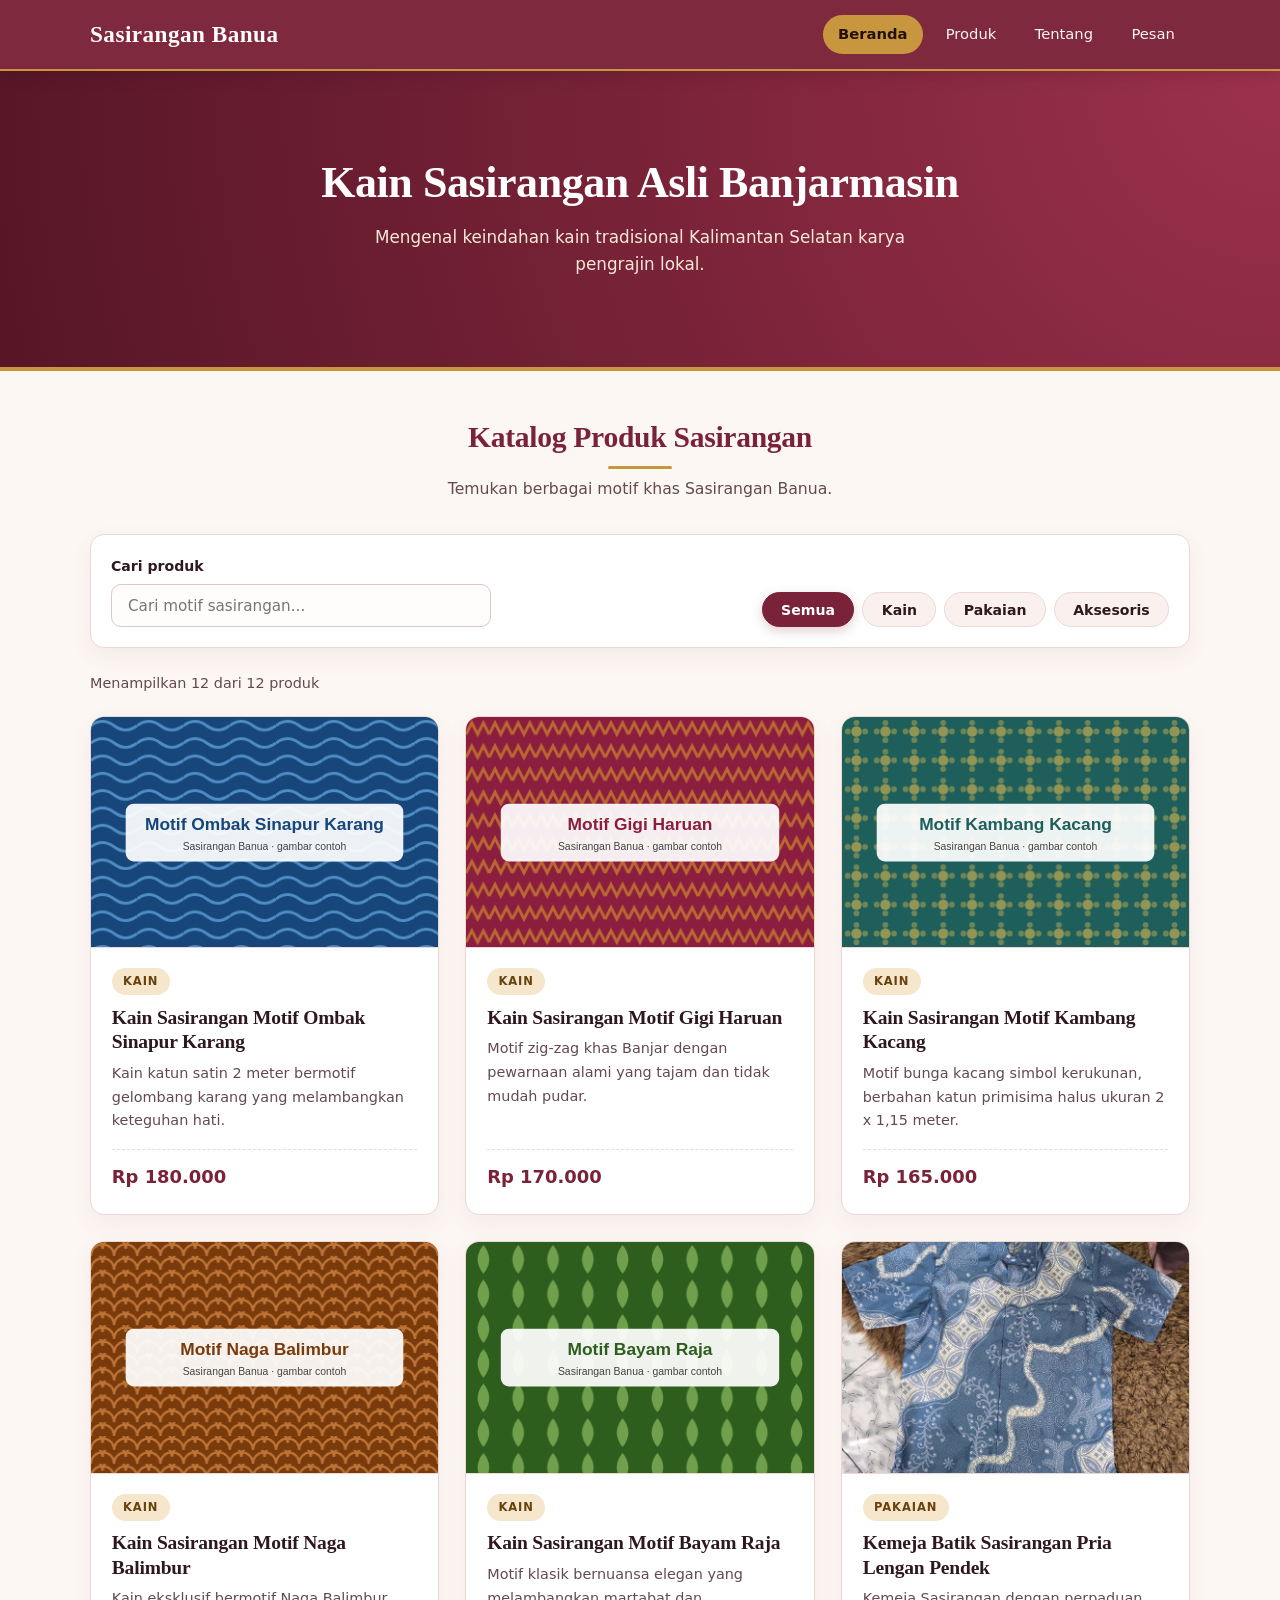
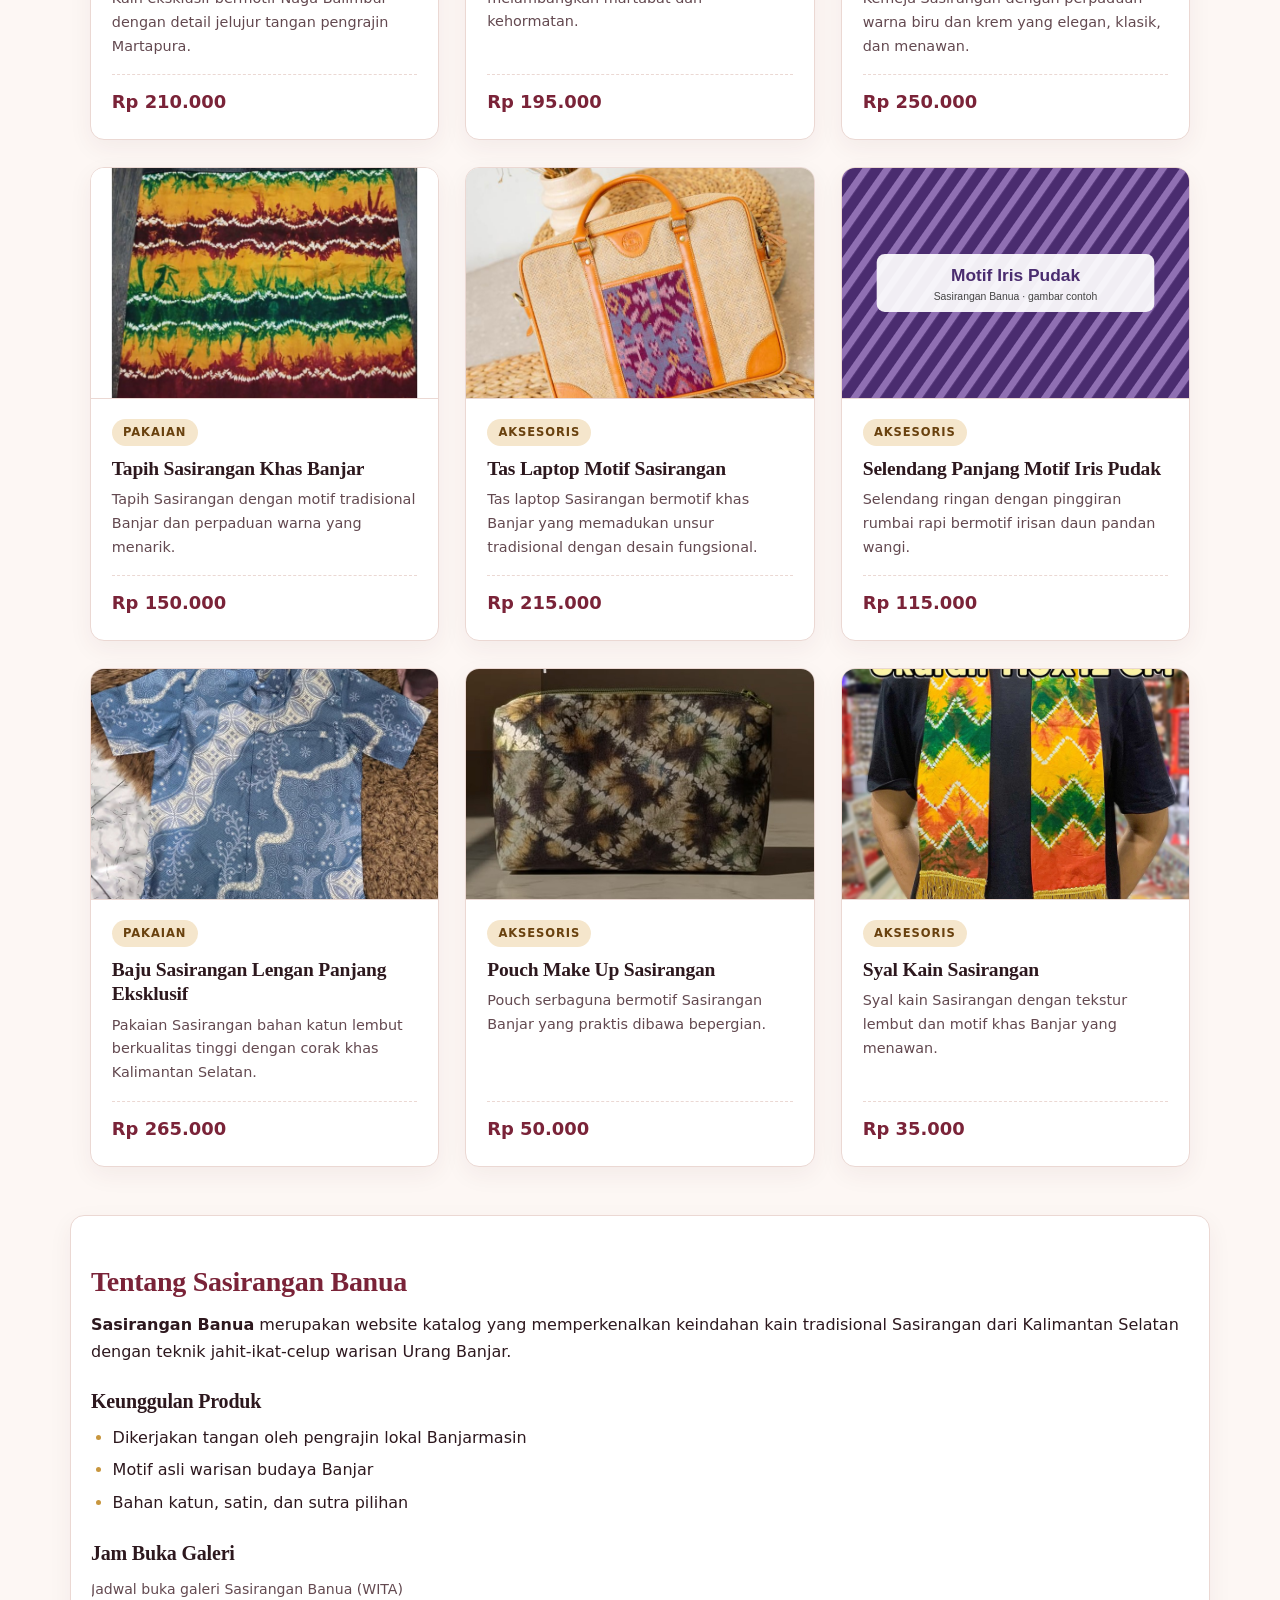
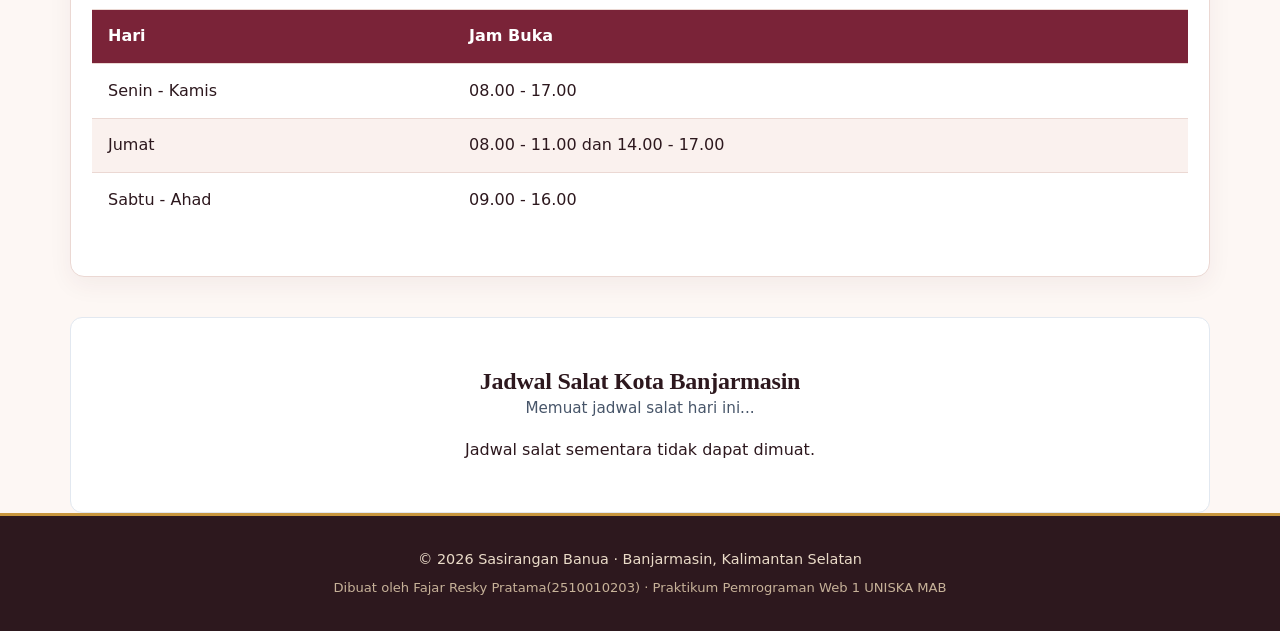
<file: index.html>
﻿<!DOCTYPE html>
<html lang="id">
<head>
    <meta charset="UTF-8">
    <meta name="viewport" content="width=device-width, initial-scale=1.0">
    <meta name="description" content="Katalog kain, pakaian, dan aksesoris Sasirangan khas Banjarmasin karya pengrajin lokal.">
    <title>Sasirangan Banua &mdash; Kain Khas Banjar</title>
    <link rel="icon" type="image/svg+xml" href="img/favicon.svg?v=2">
    <link rel="stylesheet" href="css/style.css">
    <script src="js/katalog.js" defer></script>
</head>
<body>
    <header class="header-situs">
        <div class="navbar">
            <p class="logo"><a href="index.html">Sasirangan Banua</a></p>
            <nav aria-label="Navigasi utama">
                <a href="index.html" aria-current="page">Beranda</a>
                <a href="#produk">Produk</a>
                <a href="#tentang">Tentang</a>
                <a href="kontak.html">Pesan</a>
            </nav>
        </div>
    </header>

    <main>
        <section class="hero" id="beranda">
            <h1>Kain Sasirangan Asli Banjarmasin</h1>
            <p>Mengenal keindahan kain tradisional Kalimantan Selatan karya pengrajin lokal.</p>
        </section>
        <section id="produk">
            <div class="section-heading">
                <h2>Katalog Produk Sasirangan</h2>
                <p>Temukan berbagai motif khas Sasirangan Banua.</p>
            </div>

            <div class="kontrol-katalog">
                <div class="kolom">
                    <label for="cari">Cari produk</label>
                    <input type="search" id="cari" placeholder="Cari motif sasirangan...">
                </div>

                <div class="filter" role="group" aria-label="Filter kategori">
                    <button type="button" class="tombol-filter aktif" data-kategori="semua" aria-pressed="true">Semua</button>
                    <button type="button" class="tombol-filter" data-kategori="kain" aria-pressed="false">Kain</button>
                    <button type="button" class="tombol-filter" data-kategori="pakaian" aria-pressed="false">Pakaian</button>
                    <button type="button" class="tombol-filter" data-kategori="aksesoris" aria-pressed="false">Aksesoris</button>
                </div>
            </div>

            <p id="info-jumlah" class="info-jumlah" aria-live="polite"></p>

            <div id="daftar-katalog" class="products"></div>
            <noscript><p>Aktifkan JavaScript untuk melihat katalog produk.</p></noscript>
        </section>


        <section class="about" id="tentang">
            <h2>Tentang Sasirangan Banua</h2>
            <p>
                <strong>Sasirangan Banua</strong> merupakan website katalog yang memperkenalkan keindahan kain tradisional Sasirangan dari Kalimantan Selatan dengan teknik jahit-ikat-celup warisan Urang Banjar.
            </p>

            <h3>Keunggulan Produk</h3>
            <ul>
                <li>Dikerjakan tangan oleh pengrajin lokal Banjarmasin</li>
                <li>Motif asli warisan budaya Banjar</li>
                <li>Bahan katun, satin, dan sutra pilihan</li>
            </ul>

            <h3>Jam Buka Galeri</h3>
            <table>
                <caption>Jadwal buka galeri Sasirangan Banua (WITA)</caption>
                <thead>
                    <tr>
                        <th scope="col">Hari</th>
                        <th scope="col">Jam Buka</th>
                    </tr>
                </thead>
                <tbody>
                    <tr>
                        <td>Senin - Kamis</td>
                        <td>08.00 - 17.00</td>
                    </tr>
                    <tr>
                        <td>Jumat</td>
                        <td>08.00 - 11.00 dan 14.00 - 17.00</td>
                    </tr>
                    <tr>
                        <td>Sabtu - Ahad</td>
                        <td>09.00 - 16.00</td>
                    </tr>
                </tbody>
            </table>
        </section>

        <section class="jadwal-salat" id="jadwal-salat" aria-labelledby="judul-salat">
            <h2 id="judul-salat">Jadwal Salat Kota Banjarmasin</h2>
            <p id="tanggal-salat" class="tanggal-salat">Memuat jadwal salat hari ini...</p>
            <div id="isi-jadwal-salat" class="grid-salat" aria-live="polite"></div>
        </section>
    </main>
    <footer>
        <p>&copy; 2026 Sasirangan Banua &middot; Banjarmasin, Kalimantan Selatan</p>
        <p>Dibuat oleh Fajar Resky Pratama(2510010203) &middot; Praktikum Pemrograman Web 1 UNISKA MAB</p>
    </footer>

</body>
</html>
</file>
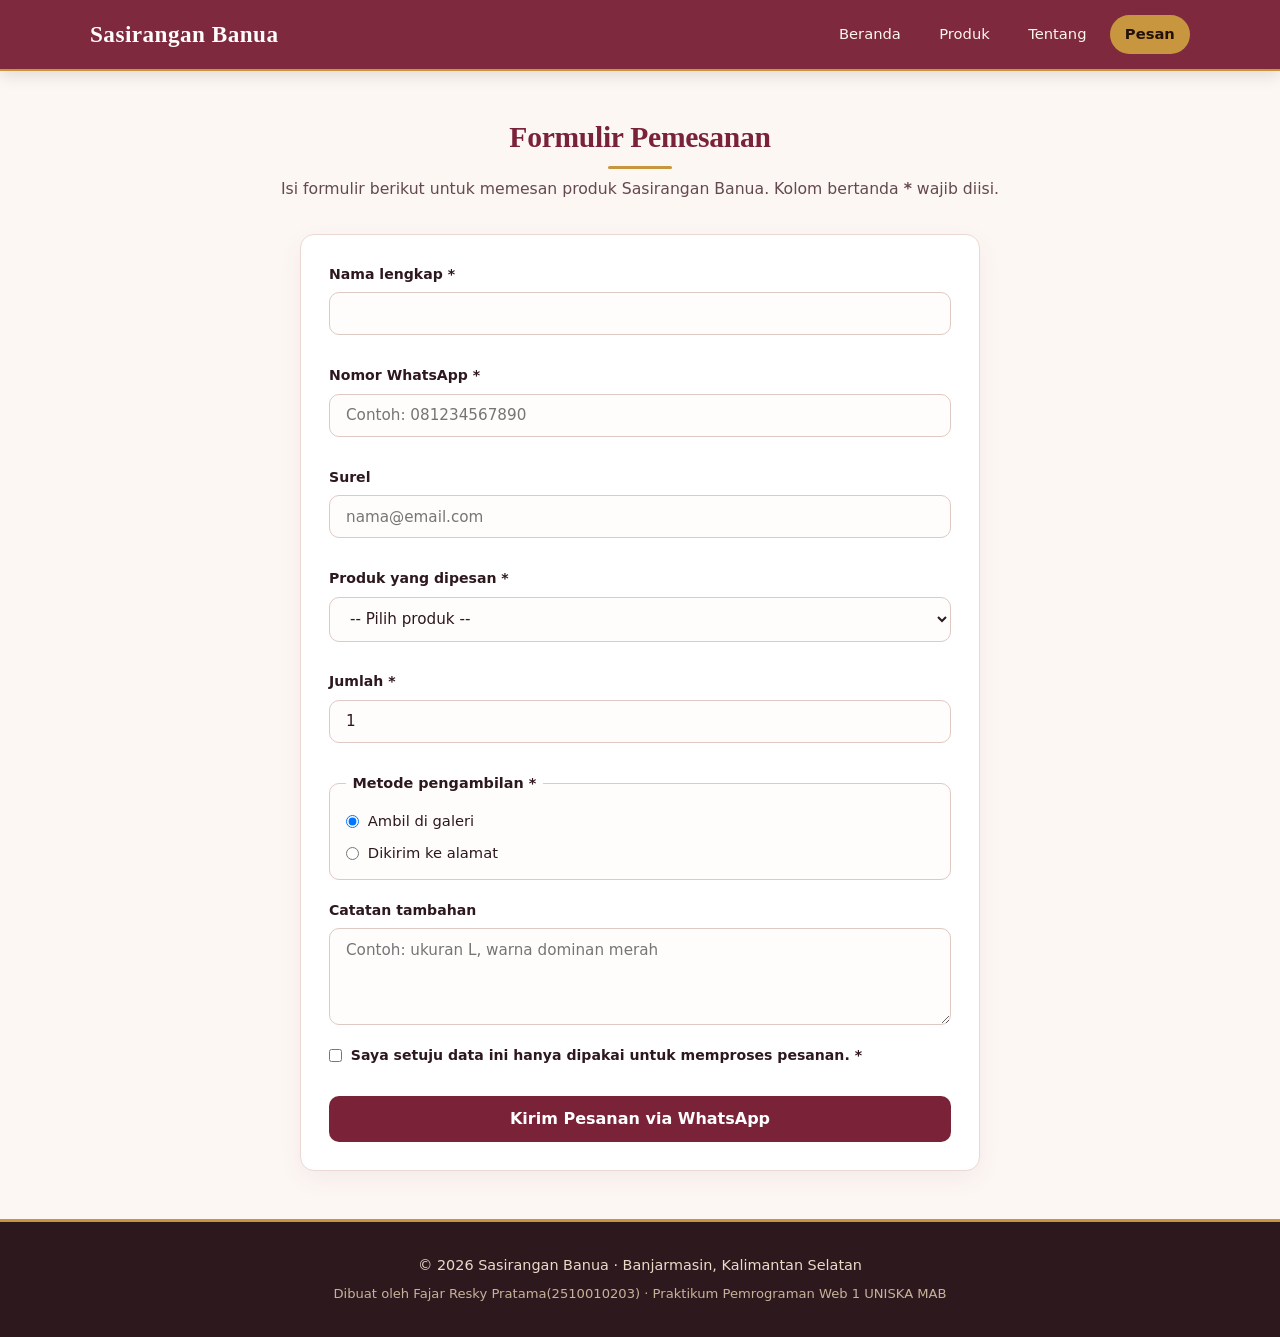
<file: kontak.html>
﻿<!DOCTYPE html>
<html lang="id">
<head>
    <meta charset="UTF-8">
    <meta name="viewport" content="width=device-width, initial-scale=1.0">
    <meta name="description" content="Formulir pemesanan kain, pakaian, dan aksesoris Sasirangan Banua melalui WhatsApp.">
    <title>Pesan Produk &mdash; Sasirangan Banua</title>
    <link rel="icon" type="image/svg+xml" href="img/favicon.svg?v=2">
    <link rel="stylesheet" href="css/style.css">
    <script src="js/form.js" defer></script>
</head>
<body>

    <header class="header-situs">
        <div class="navbar">
            <p class="logo"><a href="index.html">Sasirangan Banua</a></p>
            <nav aria-label="Navigasi utama">
                <a href="index.html">Beranda</a>
                <a href="index.html#produk">Produk</a>
                <a href="index.html#tentang">Tentang</a>
                <a href="kontak.html" aria-current="page">Pesan</a>
            </nav>
        </div>
    </header>

    <main>
        <section class="bagian" id="pesan">
            <div class="section-heading">
                <h1>Formulir Pemesanan</h1>
                <p>Isi formulir berikut untuk memesan produk Sasirangan Banua. Kolom bertanda <strong>*</strong> wajib diisi.</p>
            </div>

            <form id="form-pesan" class="form-pesan" action="#" method="get" novalidate>
                <div class="kolom">
                    <label for="nama">Nama lengkap *</label>
                    <input type="text" id="nama" name="nama" required minlength="3" autocomplete="name" aria-describedby="galat-nama">
                    <p id="galat-nama" class="pesan-galat" role="alert"></p>
                </div>

                <div class="kolom">
                    <label for="wa">Nomor WhatsApp *</label>
                    <input type="tel" id="wa" name="wa" required pattern="08[0-9]{8,11}" placeholder="Contoh: 081234567890" autocomplete="tel" aria-describedby="galat-wa">
                    <p id="galat-wa" class="pesan-galat" role="alert"></p>
                </div>

                <div class="kolom">
                    <label for="email">Surel</label>
                    <input type="email" id="email" name="email" placeholder="nama@email.com" autocomplete="email" aria-describedby="galat-email">
                    <p id="galat-email" class="pesan-galat" role="alert"></p>
                </div>

                <div class="kolom">
                    <label for="produk">Produk yang dipesan *</label>
                    <select id="produk" name="produk" required aria-describedby="galat-produk">
                        <option value="">-- Pilih produk --</option>
                        <option value="Kain Motif Gigi Haruan">Kain Motif Gigi Haruan</option>
                        <option value="Kain Motif Kambang Kacang">Kain Motif Kambang Kacang</option>
                        <option value="Selendang Iris Pudak">Selendang Iris Pudak</option>
                        <option value="Kain Motif Naga Balimbur">Kain Motif Naga Balimbur</option>
                        <option value="Gamis Ombak Sinapur Karang">Gamis Ombak Sinapur Karang</option>
                        <option value="Kemeja Bayam Raja">Kemeja Bayam Raja</option>
                        <option value="Tas Tote Kulit Kayu Sasirangan">Tas Tote Kulit Kayu Sasirangan</option>
                        <option value="Kain Motif Bintang Bahambur">Kain Motif Bintang Bahambur</option>
                    </select>
                    <p id="galat-produk" class="pesan-galat" role="alert"></p>
                </div>

                <div class="kolom">
                    <label for="jumlah">Jumlah *</label>
                    <input type="number" id="jumlah" name="jumlah" min="1" max="50" value="1" required aria-describedby="galat-jumlah">
                    <p id="galat-jumlah" class="pesan-galat" role="alert"></p>
                </div>

                <fieldset>
                    <legend>Metode pengambilan *</legend>
                    <label><input type="radio" name="pengambilan" value="Ambil di galeri" checked> Ambil di galeri</label>
                    <label><input type="radio" name="pengambilan" value="Dikirim ke alamat"> Dikirim ke alamat</label>
                </fieldset>

                <div class="kolom">
                    <label for="catatan">Catatan tambahan</label>
                    <textarea id="catatan" name="catatan" rows="4" maxlength="300" placeholder="Contoh: ukuran L, warna dominan merah"></textarea>
                </div>

                <div class="kolom">
                    <label class="cek">
                        <input type="checkbox" id="setuju" name="setuju" required aria-describedby="galat-setuju">
                        Saya setuju data ini hanya dipakai untuk memproses pesanan. *
                    </label>
                    <p id="galat-setuju" class="pesan-galat" role="alert"></p>
                </div>

                <button type="submit" class="tombol">Kirim Pesanan via WhatsApp</button>
            </form>

            <div id="hasil-pesan" class="hasil-pesan" hidden></div>
        </section>
    </main>

    <footer>
        <p>&copy; 2026 Sasirangan Banua &middot; Banjarmasin, Kalimantan Selatan</p>
       <p>Dibuat oleh Fajar Resky Pratama(2510010203) &middot; Praktikum Pemrograman Web 1 UNISKA MAB</p>
    </footer>

</body>
</html>
</file>
<file: css/style.css>
:root {
    --warna-utama: #7A2338;
    --warna-utama-gelap: #561626;
    --warna-aksen: #C8963E;
    --warna-aksen-muda: #F5E6CC;
    --warna-latar: #FDF7F4;
    --warna-kartu: #FFFFFF;
    --warna-teks: #2D181E;
    --warna-teks-sekunder: #634950;
    --warna-batas: #EBD8D3;
    --font-judul: 'Playfair Display', Georgia, serif;
    --font-isi: 'Plus Jakarta Sans', system-ui, -apple-system, sans-serif;
    --radius-kartu: 14px;
    --bayangan-halus: 0 8px 24px rgba(92, 32, 47, 0.06);
    --bayangan-hover: 0 14px 32px rgba(122, 35, 56, 0.14);
}

*,
*::before,
*::after {
    box-sizing: border-box;
    margin: 0;
    padding: 0;
}

html {
    scroll-behavior: smooth;
}

body {
    font-family: var(--font-isi);
    background-color: var(--warna-latar);
    color: var(--warna-teks);
    line-height: 1.65;
    -webkit-font-smoothing: antialiased;
}

img {
    max-width: 100%;
    height: auto;
    display: block;
}

h1, h2, h3, .logo {
    font-family: var(--font-judul);
    letter-spacing: -0.01em;
    line-height: 1.25;
}

:focus-visible {
    outline: 3px solid var(--warna-aksen);
    outline-offset: 3px;
}

.header-situs {
    background-color: rgba(122, 35, 56, 0.97);
    backdrop-filter: blur(8px);
    color: #FFFFFF;
    position: sticky;
    top: 0;
    z-index: 100;
    border-bottom: 2px solid var(--warna-aksen);
    box-shadow: 0 4px 16px rgba(0, 0, 0, 0.12);
}

.navbar {
    max-width: 1140px;
    margin: 0 auto;
    padding: 0.95rem 1.25rem;
    display: flex;
    flex-direction: column;
    align-items: center;
    gap: 0.75rem;
}

.logo a {
    color: #FFFDFB;
    text-decoration: none;
    font-size: 1.45rem;
    font-weight: 700;
    letter-spacing: 0.02em;
}

.navbar nav {
    display: flex;
    flex-wrap: wrap;
    justify-content: center;
    gap: 0.5rem;
}

.navbar nav a {
    color: #FDF6EC;
    text-decoration: none;
    font-size: 0.92rem;
    font-weight: 500;
    padding: 0.45rem 0.95rem;
    border-radius: 999px;
    transition: background-color 0.25s ease, color 0.25s ease;
}

.navbar nav a:hover {
    background-color: rgba(255, 255, 255, 0.14);
}

.navbar nav a[aria-current="page"] {
    background-color: var(--warna-aksen);
    color: #231108;
    font-weight: 700;
}

.hero {
    background-color: #7A2338;
    background-image: radial-gradient(circle at top right, #9C314B 0%, var(--warna-utama) 48%, var(--warna-utama-gelap) 100%);
    color: #FFFFFF;
    text-align: center;
    padding: 4rem 1.5rem 4.25rem;
    border-bottom: 4px solid var(--warna-aksen);
    position: relative;
}

.hero h1 {
    color: #FFFFFF;
    font-size: 2rem;
    font-weight: 700;
    max-width: 720px;
    margin: 0 auto 0.85rem;
}

.hero p {
    font-size: 1.05rem;
    color: #F7E8D8;
    max-width: 580px;
    margin: 0 auto;
}

main > section:not(.hero) {
    max-width: 1140px;
    margin: 0 auto;
    padding: 3rem 1.25rem;
}

.section-heading {
    text-align: center;
    margin-bottom: 2rem;
}

.section-heading h1,
.section-heading h2 {
    font-size: 1.85rem;
    color: var(--warna-utama);
    margin-bottom: 0.4rem;
}

.section-heading h1::after,
.section-heading h2::after {
    content: "";
    display: block;
    width: 64px;
    height: 3px;
    background-color: var(--warna-aksen);
    margin: 0.65rem auto 0;
    border-radius: 2px;
}

.section-heading p {
    color: var(--warna-teks-sekunder);
    font-size: 0.98rem;
}

.kontrol-katalog {
    background-color: var(--warna-kartu);
    border: 1px solid var(--warna-batas);
    border-radius: var(--radius-kartu);
    padding: 1.25rem;
    margin-bottom: 1.5rem;
    box-shadow: var(--bayangan-halus);
    display: flex;
    flex-direction: column;
    gap: 1rem;
}

.kolom {
    display: flex;
    flex-direction: column;
    gap: 0.4rem;
}

.kolom label {
    font-size: 0.88rem;
    font-weight: 600;
    color: var(--warna-teks);
}

input[type="search"],
input[type="text"],
input[type="tel"],
input[type="email"],
input[type="number"],
select,
textarea {
    width: 100%;
    padding: 0.72rem 1rem;
    font-family: var(--font-isi);
    font-size: 0.95rem;
    color: var(--warna-teks);
    background-color: #FFFDFB;
    border: 1.5px solid #DEC9C3;
    border-radius: 10px;
    transition: border-color 0.2s ease, box-shadow 0.2s ease;
}

input:focus,
select:focus,
textarea:focus {
    border-color: var(--warna-utama);
    box-shadow: 0 0 0 3px rgba(122, 35, 56, 0.12);
    outline: none;
}

.filter {
    display: flex;
    flex-wrap: wrap;
    gap: 0.5rem;
}

.tombol-filter {
    font-family: var(--font-isi);
    font-size: 0.88rem;
    font-weight: 600;
    padding: 0.55rem 1.15rem;
    border: 1.5px solid var(--warna-batas);
    border-radius: 999px;
    background-color: #FAF1EE;
    color: var(--warna-teks);
    cursor: pointer;
    transition: all 0.22s ease;
}

.tombol-filter:hover {
    border-color: var(--warna-utama);
    color: var(--warna-utama);
}

.tombol-filter.aktif {
    background-color: var(--warna-utama);
    border-color: var(--warna-utama);
    color: #FFFFFF;
    box-shadow: 0 4px 12px rgba(122, 35, 56, 0.22);
}

.info-jumlah {
    font-size: 0.9rem;
    font-weight: 500;
    color: var(--warna-teks-sekunder);
    margin-bottom: 1.25rem;
}

.products {
    display: grid;
    grid-template-columns: 1fr;
    gap: 1.65rem;
}

.product-card {
    background-color: var(--warna-kartu);
    border: 1px solid var(--warna-batas);
    border-radius: var(--radius-kartu);
    overflow: hidden;
    box-shadow: var(--bayangan-halus);
    display: flex;
    flex-direction: column;
    transition: transform 0.28s ease, box-shadow 0.28s ease, border-color 0.28s ease;
}

.product-card:hover {
    transform: translateY(-6px);
    box-shadow: var(--bayangan-hover);
    border-color: var(--warna-aksen);
}

.product-image {
    aspect-ratio: 3 / 2;
    overflow: hidden;
    background-color: #F6E6E0;
    border-bottom: 1px solid var(--warna-batas);
}

.product-image img {
    width: 100%;
    height: 100%;
    object-fit: cover;
    transition: transform 0.45s ease;
}

.product-card:hover .product-image img {
    transform: scale(1.06);
}

.product-info {
    padding: 1.25rem 1.3rem 1.4rem;
    display: flex;
    flex-direction: column;
    flex-grow: 1;
}

.label-kategori {
    align-self: flex-start;
    font-size: 0.72rem;
    font-weight: 700;
    text-transform: uppercase;
    letter-spacing: 0.08em;
    background-color: var(--warna-aksen-muda);
    color: #69410E;
    padding: 0.25rem 0.7rem;
    border-radius: 999px;
    margin-bottom: 0.65rem;
}

.product-info h3 {
    font-size: 1.22rem;
    color: var(--warna-teks);
    margin-bottom: 0.45rem;
}

.product-info p {
    font-size: 0.9rem;
    color: var(--warna-teks-sekunder);
    margin-bottom: 1rem;
    flex-grow: 1;
}

.product-info .price {
    font-family: var(--font-isi);
    font-size: 1.12rem;
    font-weight: 700;
    color: var(--warna-utama);
    padding-top: 0.75rem;
    border-top: 1px dashed var(--warna-batas);
    margin-bottom: 0;
    flex-grow: 0;
}

.about {
    background-color: var(--warna-kartu);
    border: 1px solid var(--warna-batas);
    border-radius: var(--radius-kartu);
    box-shadow: var(--bayangan-halus);
    margin-bottom: 2.5rem !important;
}

.about h2 {
    font-size: 1.75rem;
    color: var(--warna-utama);
    margin-bottom: 0.85rem;
}

.about h3 {
    font-size: 1.25rem;
    color: var(--warna-teks);
    margin: 1.5rem 0 0.65rem;
}

.about ul {
    padding-left: 1.35rem;
    display: flex;
    flex-direction: column;
    gap: 0.4rem;
}

.about li::marker {
    color: var(--warna-aksen);
}

table {
    width: 100%;
    border-collapse: collapse;
    margin-top: 0.75rem;
    border-radius: 10px;
    overflow: hidden;
    border: 1px solid var(--warna-batas);
}

caption {
    text-align: left;
    font-size: 0.88rem;
    color: var(--warna-teks-sekunder);
    margin-bottom: 0.5rem;
}

th, td {
    padding: 0.85rem 1rem;
    text-align: left;
    border-bottom: 1px solid var(--warna-batas);
}

thead th {
    background-color: var(--warna-utama);
    color: #FFFFFF;
    font-weight: 600;
}

tbody tr:nth-child(even) {
    background-color: #FAF1EE;
}

.form-pesan {
    background-color: var(--warna-kartu);
    border: 1px solid var(--warna-batas);
    border-radius: var(--radius-kartu);
    padding: 1.75rem;
    max-width: 680px;
    margin: 0 auto;
    box-shadow: var(--bayangan-halus);
    display: flex;
    flex-direction: column;
    gap: 1.15rem;
}

fieldset {
    border: 1.5px solid #DEC9C3;
    border-radius: 10px;
    padding: 0.85rem 1rem;
    background-color: #FFFDFB;
    display: flex;
    flex-direction: column;
    gap: 0.5rem;
}

fieldset legend {
    font-size: 0.9rem;
    font-weight: 600;
    padding: 0 0.4rem;
}

fieldset label,
.cek {
    display: flex;
    align-items: center;
    gap: 0.55rem;
    font-size: 0.92rem;
    cursor: pointer;
}

.tombol,
.btn-kirim,
button[type="submit"] {
    font-family: var(--font-isi);
    font-size: 1rem;
    font-weight: 700;
    padding: 0.85rem 1.5rem;
    background-color: var(--warna-utama);
    color: #FFFFFF;
    border: none;
    border-radius: 10px;
    cursor: pointer;
    transition: background-color 0.25s ease, transform 0.2s ease;
}

.tombol:hover,
.btn-kirim:hover,
button[type="submit"]:hover {
    background-color: var(--warna-utama-gelap);
    transform: translateY(-2px);
}

.pesan-galat,
.pesan-error {
    color: #B42318;
    font-size: 0.84rem;
    font-weight: 500;
    margin-top: 0.25rem;
}

.kotak-ringkasan {
    background-color: #F4FBF7;
    border: 1.5px solid #2E7D5B;
    border-radius: 12px;
    padding: 1.25rem;
    max-width: 680px;
    margin: 1rem auto 0;
}

footer {
    background-color: #2D181E;
    color: #EADBC8;
    text-align: center;
    padding: 2rem 1.25rem;
    font-size: 0.9rem;
    border-top: 3px solid var(--warna-aksen);
}

footer p + p {
    margin-top: 0.35rem;
    font-size: 0.82rem;
    color: #C7B299;
}

@media (min-width: 768px) {
    .navbar {
        flex-direction: row;
        justify-content: space-between;
    }

    .hero {
        padding: 5.25rem 2rem 5.5rem;
    }

    .hero h1 {
        font-size: 2.75rem;
    }

    .kontrol-katalog {
        flex-direction: row;
        align-items: flex-end;
        justify-content: space-between;
    }

    .kontrol-katalog .kolom {
        flex: 1;
        max-width: 380px;
    }

    .products {
        grid-template-columns: repeat(3, 1fr);
    }
}
/* Widget Jadwal Salat Banjarmasin (Modul 4) */
.jadwal-salat {
    max-width: 1100px;
    margin: 2rem auto;
    padding: 1.5rem;
    background-color: #ffffff;
    border-radius: 12px;
    border: 1px solid #e2e8f0;
    text-align: center;
}

.tanggal-salat {
    color: #475569;
    margin-bottom: 1rem;
    font-size: 0.95rem;
}

.grid-salat {
    display: grid;
    grid-template-columns: repeat(auto-fit, minmax(140px, 1fr));
    gap: 0.85rem;
}

.kartu-waktu-salat {
    background-color: #f8fafc;
    border: 1px solid #cbd5e1;
    border-radius: 8px;
    padding: 0.85rem;
    display: flex;
    flex-direction: column;
    gap: 0.3rem;
}

.nama-salat {
    font-size: 0.9rem;
    color: #334155;
}

.jam-salat {
    font-size: 1.05rem;
    color: #0f172a;
}
</file>
